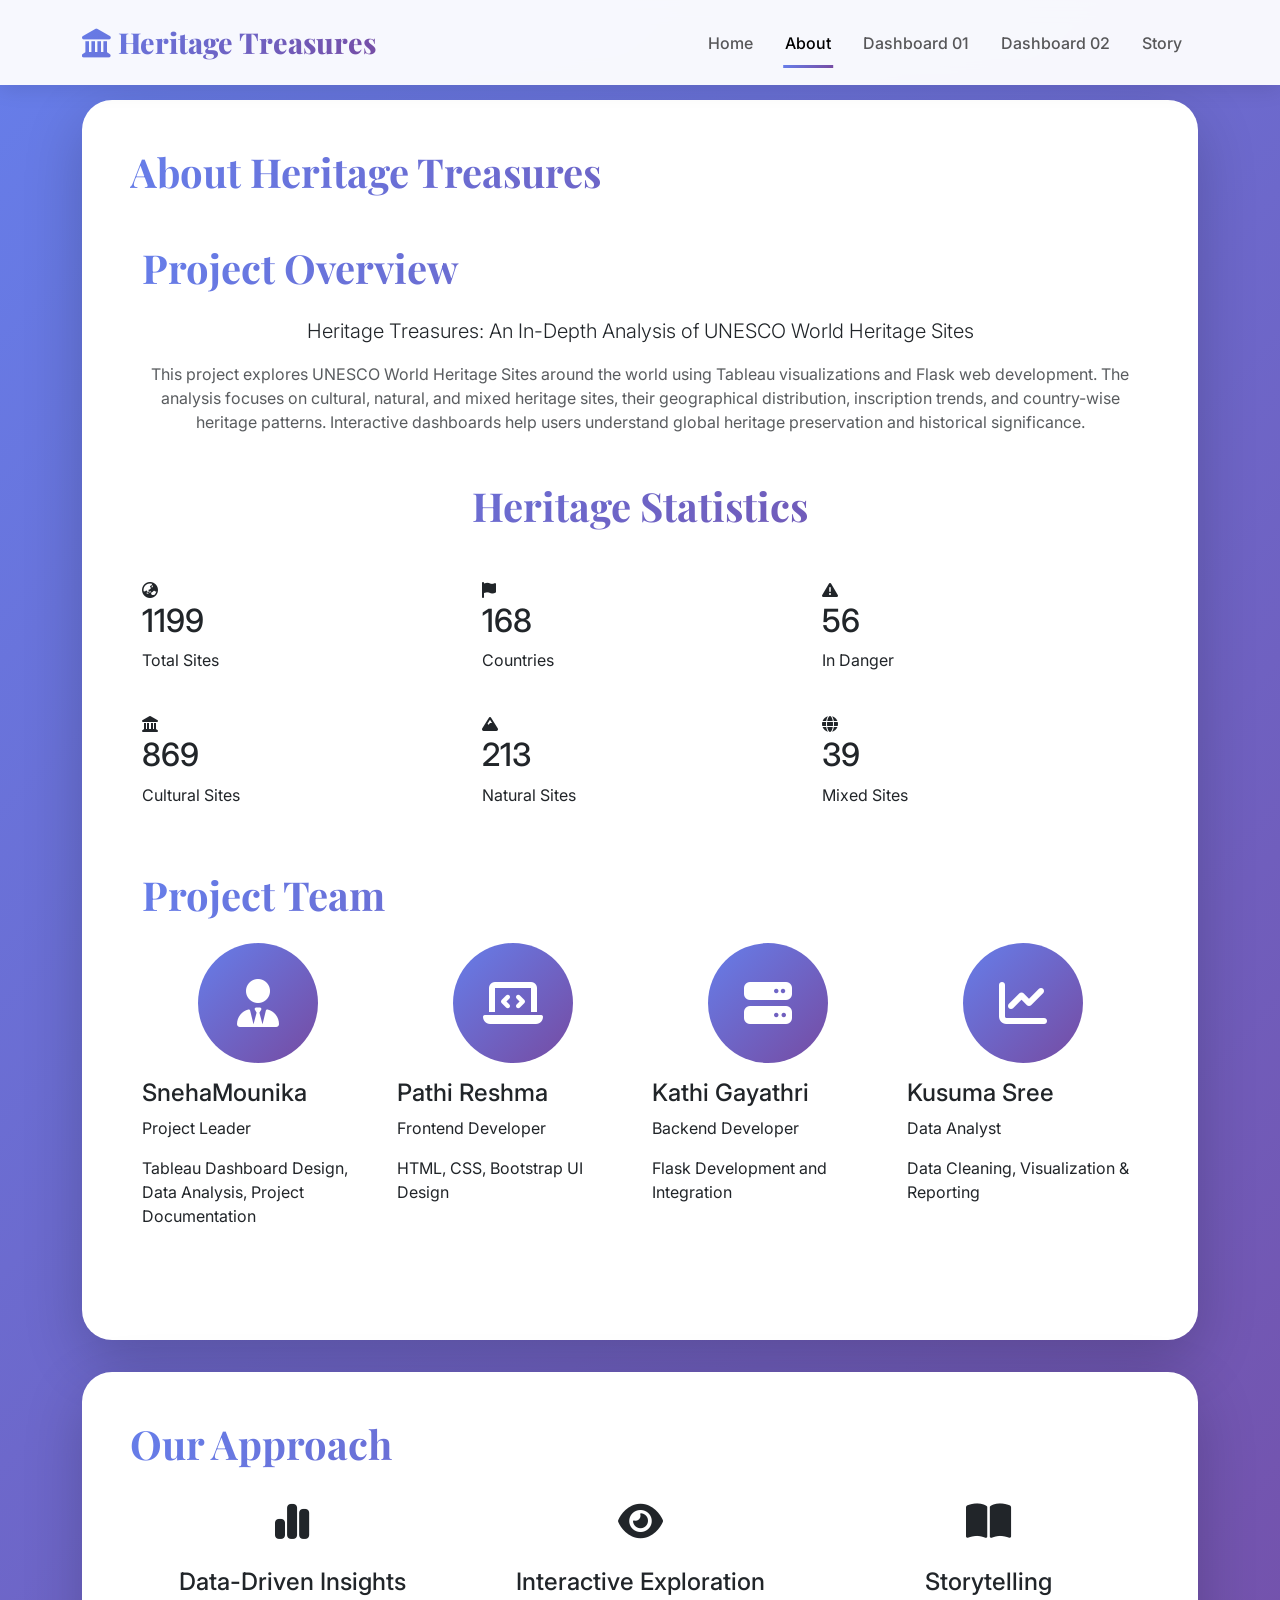
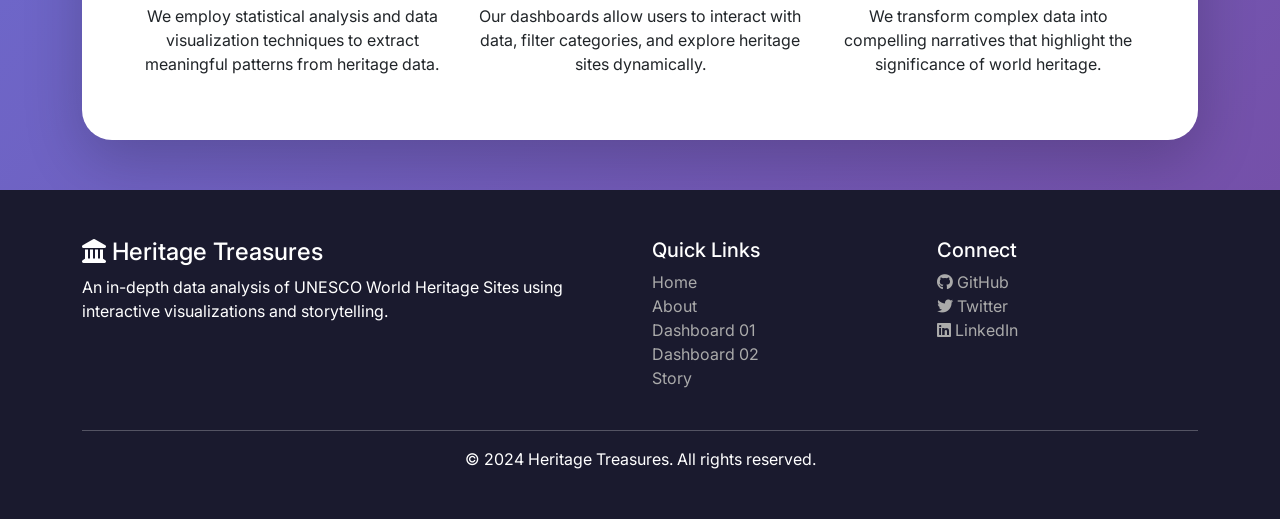
<file: templates/about.html>
<!-- templates/about.html -->
<!DOCTYPE html>
<html lang="en">
<head>
    <meta charset="UTF-8">
    <meta name="viewport" content="width=device-width, initial-scale=1.0">
    <title>About | Heritage Treasures</title>
    <link href="https://cdn.jsdelivr.net/npm/bootstrap@5.3.0-alpha1/dist/css/bootstrap.min.css" rel="stylesheet">
    <link href="https://fonts.googleapis.com/css2?family=Inter:wght@300;400;500;600;700;800&family=Playfair+Display:wght@400;500;600;700;800&display=swap" rel="stylesheet">
    <link rel="stylesheet" href="https://cdnjs.cloudflare.com/ajax/libs/font-awesome/6.4.0/css/all.min.css">
    <style>
        * {
            margin: 0;
            padding: 0;
            box-sizing: border-box;
        }

        body {
            font-family: 'Inter', sans-serif;
            background: linear-gradient(135deg, #667eea 0%, #764ba2 100%);
            min-height: 100vh;
        }

        .navbar {
            background: rgba(255, 255, 255, 0.95);
            backdrop-filter: blur(10px);
            box-shadow: 0 4px 20px rgba(0,0,0,0.1);
            padding: 1rem 2rem;
        }

        .navbar-brand {
            font-family: 'Playfair Display', serif;
            font-size: 1.8rem;
            font-weight: 800;
            background: linear-gradient(135deg, #667eea, #764ba2);
            -webkit-background-clip: text;
            background-clip: text;
            color: transparent;
        }

        .nav-link {
            font-weight: 500;
            margin: 0 0.5rem;
            transition: all 0.3s ease;
            position: relative;
        }

        .nav-link::after {
            content: '';
            position: absolute;
            bottom: -5px;
            left: 50%;
            transform: translateX(-50%);
            width: 0;
            height: 3px;
            background: linear-gradient(135deg, #667eea, #764ba2);
            transition: width 0.3s ease;
        }

        .nav-link:hover::after, .nav-link.active::after {
            width: 80%;
        }

        .about-container {
            margin-top: 100px;
            margin-bottom: 50px;
        }

        .about-card {
            background: white;
            border-radius: 30px;
            padding: 3rem;
            box-shadow: 0 20px 60px rgba(0,0,0,0.2);
            margin-bottom: 2rem;
        }

        .section-title {
            font-family: 'Playfair Display', serif;
            font-size: 2.5rem;
            font-weight: 700;
            margin-bottom: 1.5rem;
            background: linear-gradient(135deg, #667eea, #764ba2);
            -webkit-background-clip: text;
            background-clip: text;
            color: transparent;
        }

        .mission-card {
            background: linear-gradient(135deg, #667eea, #764ba2);
            color: white;
            border-radius: 20px;
            padding: 2rem;
            text-align: center;
        }

        .value-icon {
            font-size: 2.5rem;
            margin-bottom: 1rem;
        }

        .team-member {
            text-align: center;
            padding: 1.5rem;
        }

        .member-icon {
            width: 120px;
            height: 120px;
            background: linear-gradient(135deg, #667eea, #764ba2);
            border-radius: 50%;
            display: flex;
            align-items: center;
            justify-content: center;
            margin: 0 auto 1rem;
            font-size: 3rem;
            color: white;
        }

        .footer {
            background: #1a1a2e;
            color: white;
            padding: 3rem 0 2rem;
        }

        .footer a {
            color: #aaa;
            text-decoration: none;
        }

        .footer a:hover {
            color: #667eea;
        }
    </style>
</head>
<body>
    <nav class="navbar navbar-expand-lg fixed-top">
        <div class="container">
            <a class="navbar-brand" href="/">
                <i class="fas fa-landmark"></i> Heritage Treasures
            </a>
            <button class="navbar-toggler" type="button" data-bs-toggle="collapse" data-bs-target="#navbarNav">
                <span class="navbar-toggler-icon"></span>
            </button>
            <div class="collapse navbar-collapse" id="navbarNav">
                <ul class="navbar-nav ms-auto">
                    <li class="nav-item">
                        <a class="nav-link" href="/">Home</a>
                    </li>
                    <li class="nav-item">
                        <a class="nav-link active" href="/about">About</a>
                    </li>
                    <li class="nav-item">
                        <a class="nav-link" href="/dashboard01">Dashboard 01</a>
                    </li>
                    <li class="nav-item">
                        <a class="nav-link" href="/dashboard02">Dashboard 02</a>
                    </li>
                    <li class="nav-item">
                        <a class="nav-link" href="/story">Story</a>
                    </li>
                </ul>
            </div>
        </div>
    </nav>

    <div class="container about-container">
        <div class="about-card">
            <h1 class="section-title">About Heritage Treasures</h1>
            <section class="container my-5">

    <!-- Project Overview -->

    <div class="dashboard-card mb-5">
        <h2 class="section-title">
            Project Overview
        </h2>

        <p class="lead text-center">
            Heritage Treasures: An In-Depth Analysis of UNESCO World Heritage Sites
        </p>

        <p class="text-muted text-center">
            This project explores UNESCO World Heritage Sites around the world using
            Tableau visualizations and Flask web development. The analysis focuses on
            cultural, natural, and mixed heritage sites, their geographical
            distribution, inscription trends, and country-wise heritage patterns.
            Interactive dashboards help users understand global heritage preservation
            and historical significance.
        </p>
    </div>

    <!-- Team Section -->
<section class="stats-section mb-5">

<h2 class="section-title text-center mb-5">
Heritage Statistics
</h2>

<div class="row g-4">

<div class="col-md-4">
<div class="premium-stat-card">
<i class="fas fa-earth-asia"></i>
<h2>1199</h2>
<p>Total Sites</p>
</div>
</div>

<div class="col-md-4">
<div class="premium-stat-card">
<i class="fas fa-flag"></i>
<h2>168</h2>
<p>Countries</p>
</div>
</div>

<div class="col-md-4">
<div class="premium-stat-card">
<i class="fas fa-triangle-exclamation"></i>
<h2>56</h2>
<p>In Danger</p>
</div>
</div>

<div class="col-md-4">
<div class="premium-stat-card">
<i class="fas fa-landmark"></i>
<h2>869</h2>
<p>Cultural Sites</p>
</div>
</div>

<div class="col-md-4">
<div class="premium-stat-card">
<i class="fas fa-mountain"></i>
<h2>213</h2>
<p>Natural Sites</p>
</div>
</div>

<div class="col-md-4">
<div class="premium-stat-card">
<i class="fas fa-globe"></i>
<h2>39</h2>
<p>Mixed Sites</p>
</div>
</div>

</div>

</section>
    <h2 class="section-title mb-4">


<h2 class="section-title mb-4">
    Project Team
</h2>

<div class="row g-4">

    <div class="col-lg-3 col-md-6">
        <div class="team-card">

            <div class="member-icon">
                <i class="fas fa-user-tie"></i>
            </div>

            <h4>SnehaMounika</h4>

            <p class="role">
                Project Leader
            </p>

            <p>
                Tableau Dashboard Design,
                Data Analysis,
                Project Documentation
            </p>

        </div>
    </div>

    <div class="col-lg-3 col-md-6">
        <div class="team-card">

            <div class="member-icon">
                <i class="fas fa-laptop-code"></i>
            </div>

            <h4>Pathi Reshma</h4>

            <p class="role">
                Frontend Developer
            </p>

            <p>
                HTML, CSS,
                Bootstrap UI Design
            </p>

        </div>
    </div>

    <div class="col-lg-3 col-md-6">
        <div class="team-card">

            <div class="member-icon">
                <i class="fas fa-server"></i>
            </div>

            <h4>Kathi Gayathri</h4>

            <p class="role">
                Backend Developer
            </p>

            <p>
                Flask Development
                and Integration
            </p>

        </div>
    </div>

    <div class="col-lg-3 col-md-6">
        <div class="team-card">

            <div class="member-icon">
                <i class="fas fa-chart-line"></i>
            </div>

            <h4>Kusuma Sree</h4>

            <p class="role">
                Data Analyst
            </p>

            <p>
                Data Cleaning,
                Visualization &
                Reporting
            </p>

        </div>
    </div>

</div>
    </footer>



</section>
        </div>

        <div class="about-card">
            <h2 class="section-title">Our Approach</h2>
            <div class="row text-center g-4">
                <div class="col-md-4">
                    <div class="value-icon">
                        <i class="fas fa-chart-simple"></i>
                    </div>
                    <h4>Data-Driven Insights</h4>
                    <p>We employ statistical analysis and data visualization techniques to extract meaningful patterns from heritage data.</p>
                </div>
                <div class="col-md-4">
                    <div class="value-icon">
                        <i class="fas fa-eye"></i>
                    </div>
                    <h4>Interactive Exploration</h4>
                    <p>Our dashboards allow users to interact with data, filter categories, and explore heritage sites dynamically.</p>
                </div>
                <div class="col-md-4">
                    <div class="value-icon">
                        <i class="fas fa-book-open"></i>
                    </div>
                    <h4>Storytelling</h4>
                    <p>We transform complex data into compelling narratives that highlight the significance of world heritage.</p>
                </div>
            </div>
        </div>
    </div>

    <footer class="footer">
        <div class="container">
            <div class="row">
                <div class="col-md-6">
                    <h4><i class="fas fa-landmark"></i> Heritage Treasures</h4>
                    <p>An in-depth data analysis of UNESCO World Heritage Sites using interactive visualizations and storytelling.</p>
                </div>
                <div class="col-md-3">
                    <h5>Quick Links</h5>
                    <ul class="list-unstyled">
                        <li><a href="/">Home</a></li>
                        <li><a href="/about">About</a></li>
                        <li><a href="/dashboard01">Dashboard 01</a></li>
                        <li><a href="/dashboard02">Dashboard 02</a></li>
                        <li><a href="/story">Story</a></li>
                    </ul>
                </div>
                <div class="col-md-3">
                    <h5>Connect</h5>
                    <ul class="list-unstyled">
                        <li><a href="#"><i class="fab fa-github"></i> GitHub</a></li>
                        <li><a href="#"><i class="fab fa-twitter"></i> Twitter</a></li>
                        <li><a href="#"><i class="fab fa-linkedin"></i> LinkedIn</a></li>
                    </ul>
                </div>
            </div>
            <hr class="mt-4">
            <div class="text-center">
                <p>&copy; 2024 Heritage Treasures. All rights reserved.</p>
            </div>
        </div>

    <script src="https://cdn.jsdelivr.net/npm/bootstrap@5.3.0-alpha1/dist/js/bootstrap.bundle.min.js"></script>
</body>
</html>
</file>
